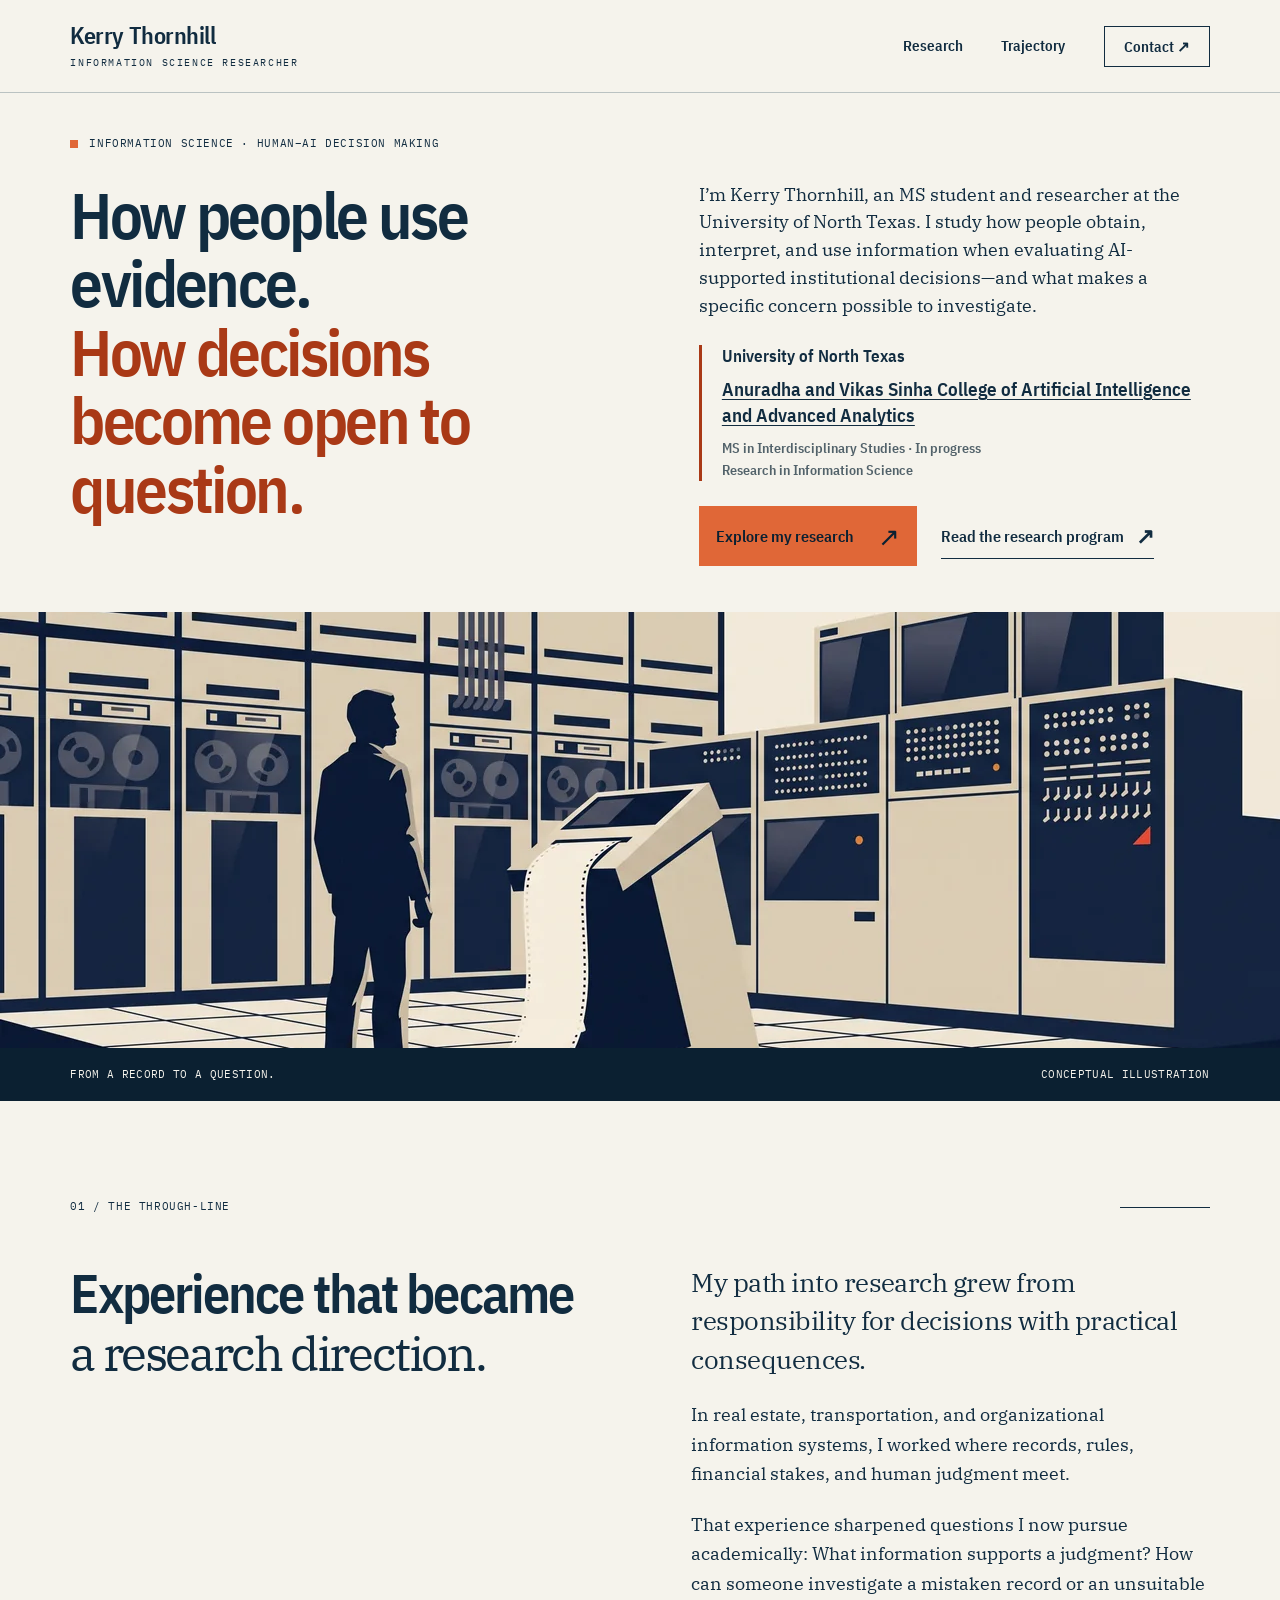
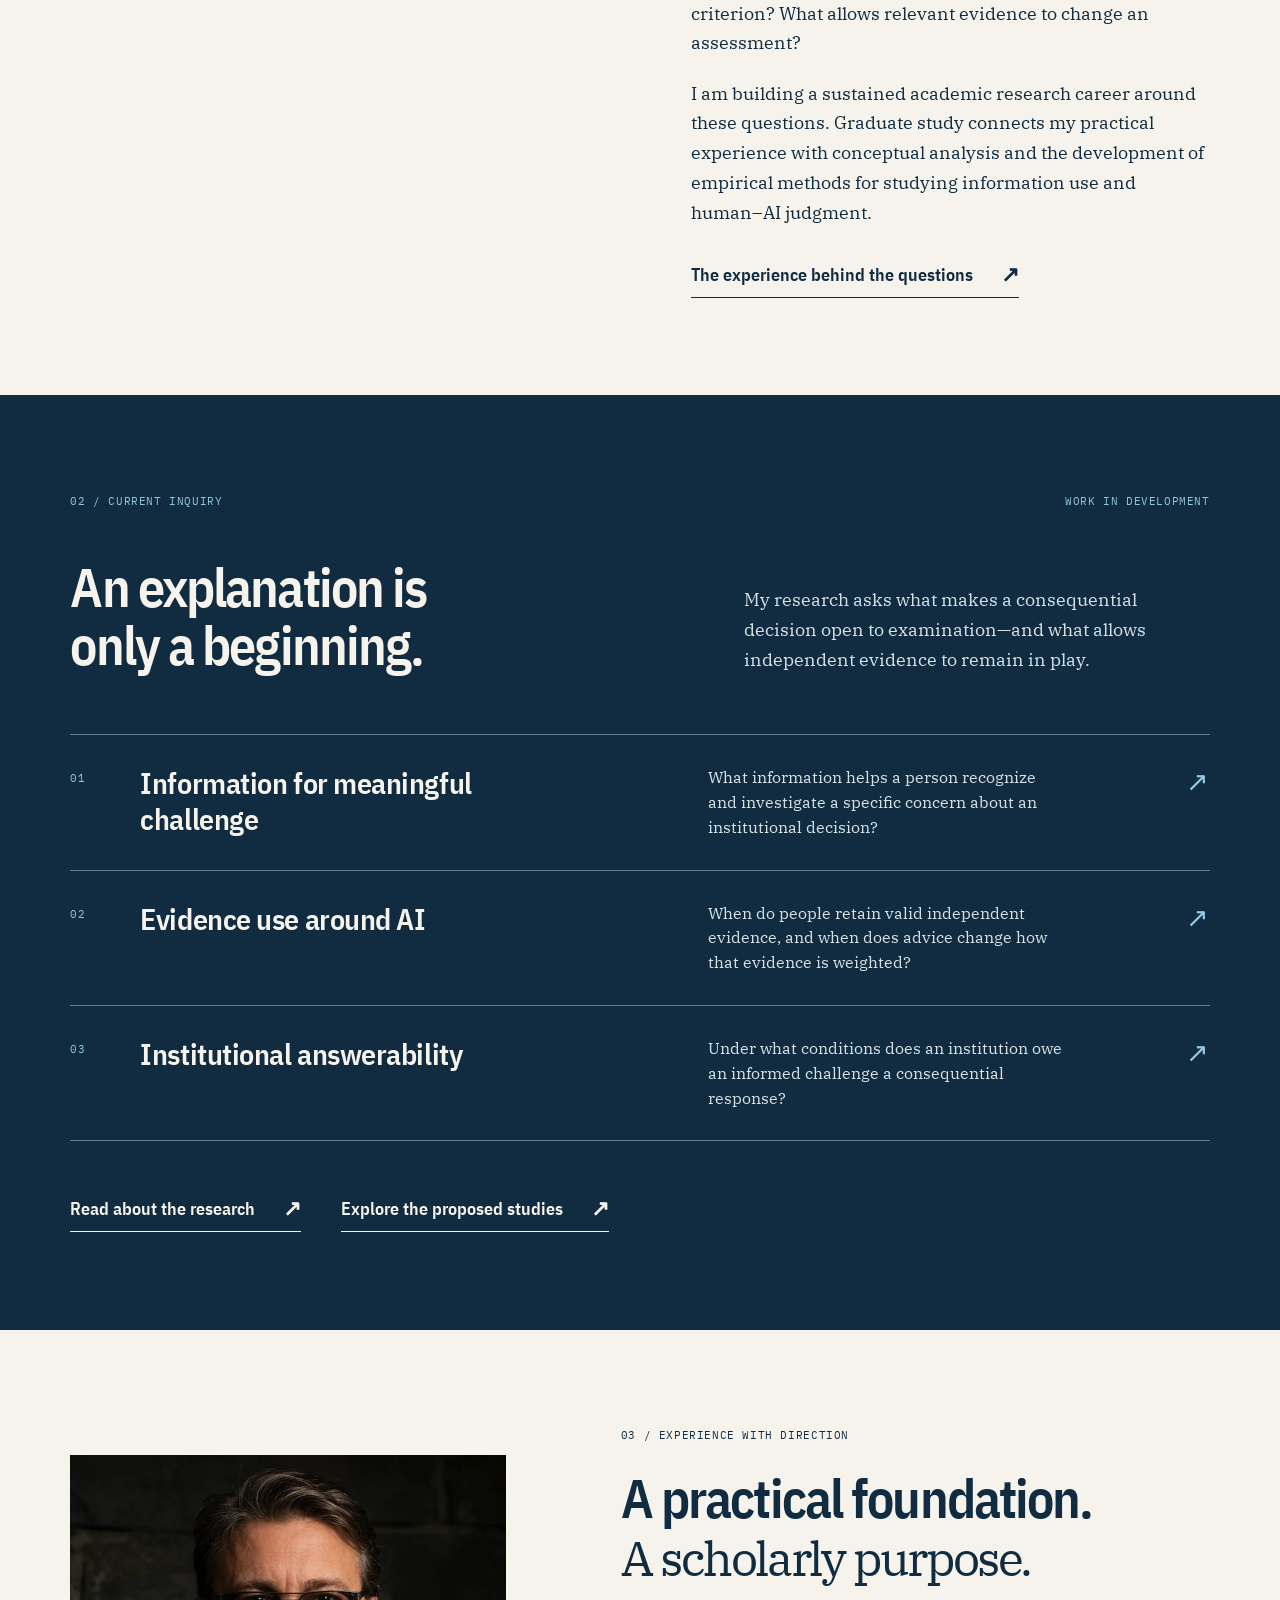
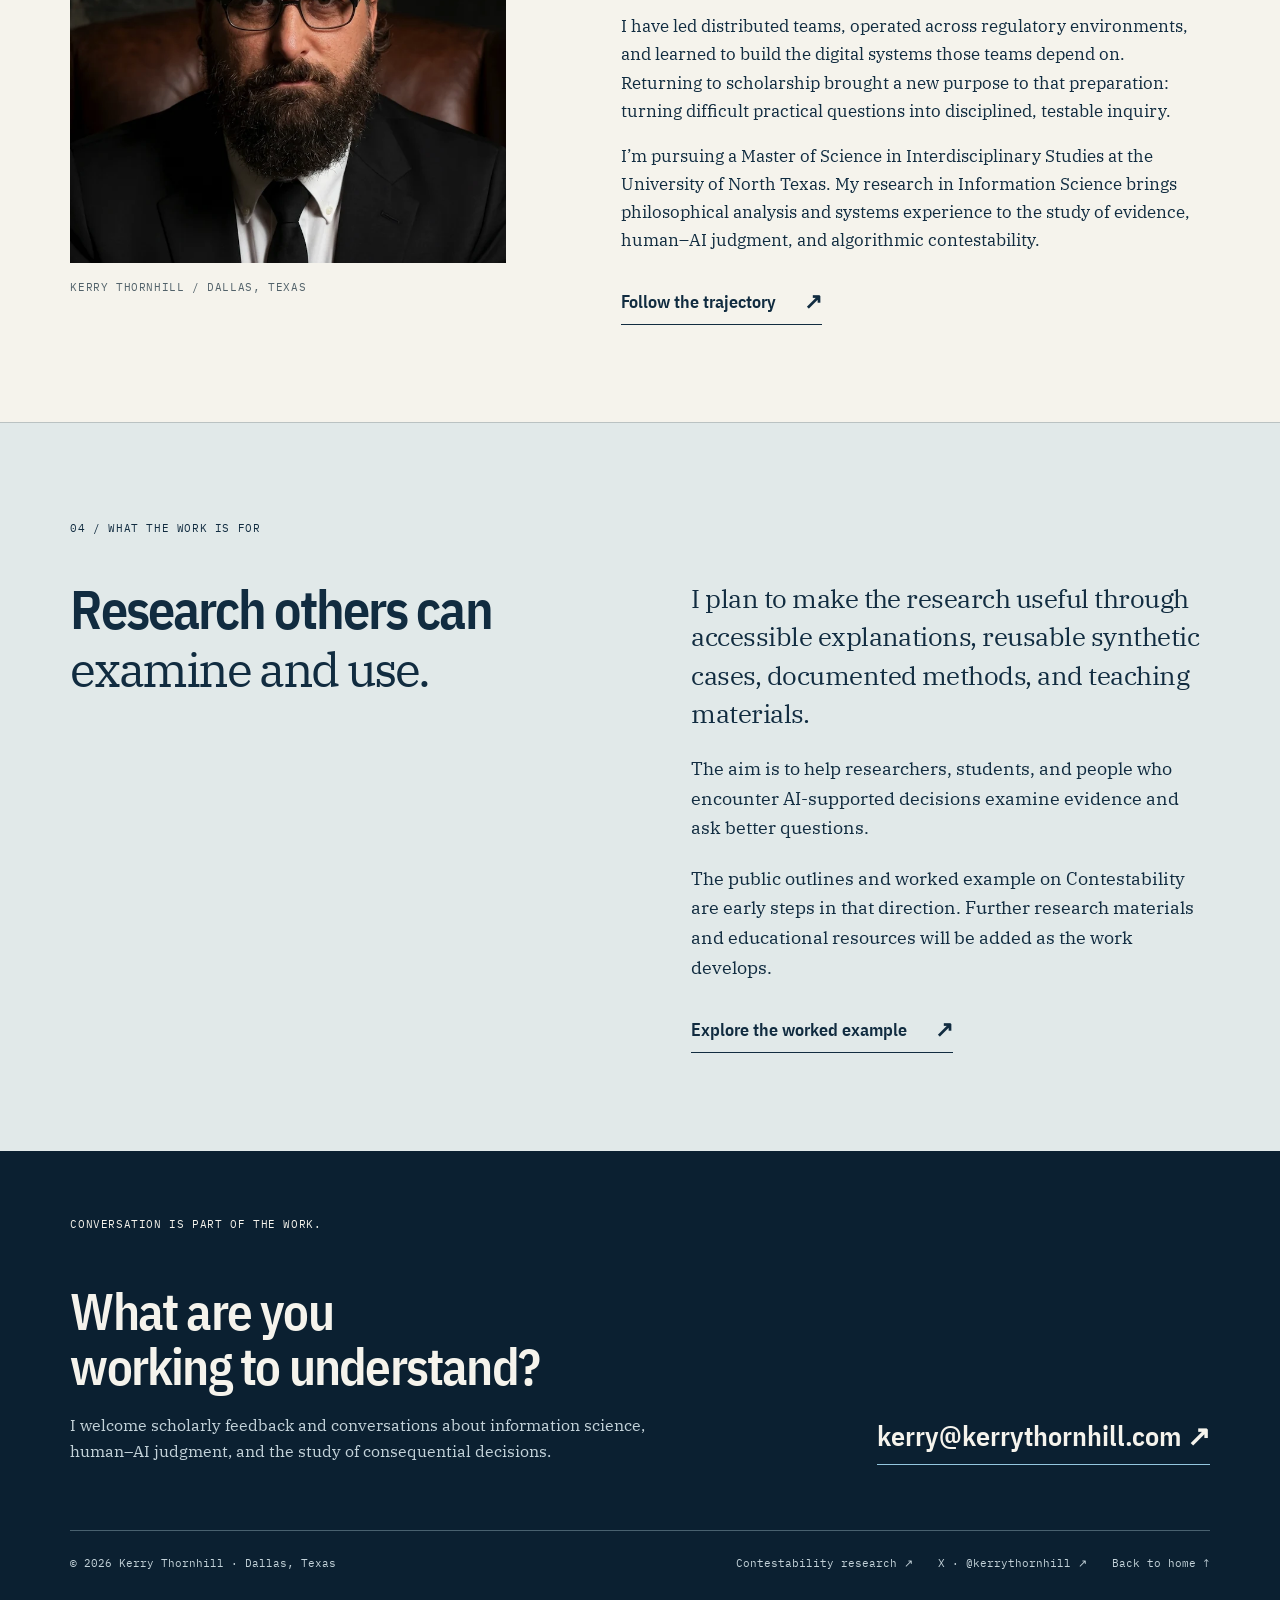
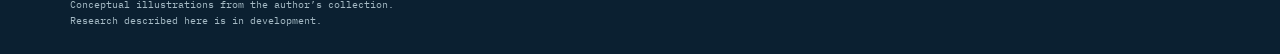
<file: preview/index.html>
<!doctype html><html lang="en"><head><meta charset="utf-8"><meta name="viewport" content="width=device-width, initial-scale=1"><meta name="robots" content="noindex,nofollow"><title>Kerry Thornhill — Information Science &amp; Human–AI Decision Making</title><meta name="description" content="Kerry Thornhill is an MS student at UNT researching information use, human–AI judgment, and algorithmic contestability."><link rel="icon" href="../theme/assets/favicon.svg"><link rel="stylesheet" href="../theme/assets/site.css"></head><body class="personal-site"><a class="skip-link" href="#main">Skip to content</a>
<header class="site-header"><div class="header-inner wrap"><a class="wordmark" href="index.html" aria-label="Kerry Thornhill, home">Kerry Thornhill<small>Information Science researcher</small></a><nav class="site-nav" aria-label="Main navigation"><a href="research.html" data-route="research">Research</a><a href="trajectory.html" data-route="trajectory">Trajectory</a><a class="contact-link" href="#contact">Contact <span aria-hidden="true">↗</span></a></nav></div></header>
<main id="main">
  <section class="hero hero-academic" aria-labelledby="hero-title">
    <div class="hero-copy wrap">
      <p class="eyebrow"><span class="signal" aria-hidden="true"></span> Information Science · Human–AI Decision Making</p>
      <div class="academic-hero-grid">
        <h1 id="hero-title">How people use evidence.<br><span>How decisions become open to question.</span></h1>
        <div class="academic-hero-details"><p class="hero-introduction">I’m Kerry Thornhill, an MS student and researcher at the University of North Texas. I study how people obtain, interpret, and use information when evaluating AI-supported institutional decisions—and what makes a specific concern possible to investigate.</p>
        <div class="academic-affiliation" aria-label="Academic affiliation"><p class="affiliation-university">University of North Texas</p><p class="affiliation-college"><a href="https://ci.unt.edu/">Anuradha and Vikas Sinha College of Artificial Intelligence and Advanced Analytics</a></p><p class="affiliation-degree">MS in Interdisciplinary Studies · In progress<br>Research in Information Science</p></div>
        <div class="hero-actions"><a class="button" href="research.html">Explore my research <span aria-hidden="true">↗</span></a><a class="text-link" href="https://contestability.ai/">Read the research program <span aria-hidden="true">↗</span></a></div></div>
      </div>
    </div>
    <figure class="hero-art"><img src="../theme/assets/evidence-1920.webp" srcset="../theme/assets/evidence-640.webp 640w, ../theme/assets/evidence-1280.webp 1280w, ../theme/assets/evidence-1920.webp 1920w" sizes="100vw" width="1920" height="1072" alt="" loading="lazy"><figcaption class="wrap"><span>From a record to a question.</span><span>Conceptual illustration</span></figcaption></figure>
  </section>
  <section class="intro section wrap" aria-labelledby="intro-title">
    <div class="section-label"><span>01 / The through-line</span><span class="small-rule" aria-hidden="true"></span></div>
    <div class="intro-grid"><h2 id="intro-title">Experience that became<br><em>a research direction.</em></h2><div class="prose"><p class="lead">My path into research grew from responsibility for decisions with practical consequences.</p><p>In real estate, transportation, and organizational information systems, I worked where records, rules, financial stakes, and human judgment meet.</p><p>That experience sharpened questions I now pursue academically: What information supports a judgment? How can someone investigate a mistaken record or an unsuitable criterion? What allows relevant evidence to change an assessment?</p><p>I am building a sustained academic research career around these questions. Graduate study connects my practical experience with conceptual analysis and the development of empirical methods for studying information use and human–AI judgment.</p><a class="text-link" href="trajectory.html">The experience behind the questions <span aria-hidden="true">↗</span></a></div></div>
  </section>
  <section class="research-band" aria-labelledby="research-title"><div class="wrap section">
    <div class="section-label"><span>02 / Current inquiry</span><span>Work in development</span></div>
    <div class="feature-heading"><h2 id="research-title">An explanation is<br>only a beginning.</h2><p>My research asks what makes a consequential decision open to examination—and what allows independent evidence to remain in play.</p></div>
    <div class="inquiry-list">
      <a href="research.html#contestability"><span class="index">01</span><h3>Information for meaningful challenge</h3><p>What information helps a person recognize and investigate a specific concern about an institutional decision?</p><span class="arrow" aria-hidden="true">↗</span></a>
      <a href="research.html#judgment"><span class="index">02</span><h3>Evidence use around AI</h3><p>When do people retain valid independent evidence, and when does advice change how that evidence is weighted?</p><span class="arrow" aria-hidden="true">↗</span></a>
      <a href="research.html#answerability"><span class="index">03</span><h3>Institutional answerability</h3><p>Under what conditions does an institution owe an informed challenge a consequential response?</p><span class="arrow" aria-hidden="true">↗</span></a>
    </div>
    <div class="research-actions"><a class="text-link light-link" href="research.html">Read about the research <span aria-hidden="true">↗</span></a><a class="text-link light-link" href="https://contestability.ai/research-plan/">Explore the proposed studies <span aria-hidden="true">↗</span></a></div>
  </div></section>
  <section class="section wrap portrait-section" aria-labelledby="trajectory-title">
    <figure class="portrait"><img src="../theme/assets/portrait-800.webp" width="736" height="691" alt="Kerry Thornhill seated in a brown leather chair" loading="lazy"><figcaption>Kerry Thornhill / Dallas, Texas</figcaption></figure>
    <div class="portrait-copy"><p class="eyebrow">03 / Experience with direction</p><h2 id="trajectory-title">A practical foundation.<br><em>A scholarly purpose.</em></h2><p>I have led distributed teams, operated across regulatory environments, and learned to build the digital systems those teams depend on. Returning to scholarship brought a new purpose to that preparation: turning difficult practical questions into disciplined, testable inquiry.</p><p>I’m pursuing a Master of Science in Interdisciplinary Studies at the University of North Texas. My research in Information Science brings philosophical analysis and systems experience to the study of evidence, human–AI judgment, and algorithmic contestability.</p><a class="text-link" href="trajectory.html">Follow the trajectory <span aria-hidden="true">↗</span></a></div>
  </section>
  <section class="direction section" aria-labelledby="direction-title"><div class="wrap">
    <p class="eyebrow">04 / What the work is for</p><div class="direction-grid"><h2 id="direction-title">Research others can<br><em>examine and use.</em></h2><div class="prose"><p class="lead">I plan to make the research useful through accessible explanations, reusable synthetic cases, documented methods, and teaching materials.</p><p>The aim is to help researchers, students, and people who encounter AI-supported decisions examine evidence and ask better questions.</p><p>The public outlines and worked example on Contestability are early steps in that direction. Further research materials and educational resources will be added as the work develops.</p><a class="text-link" href="https://contestability.ai/worked-example/">Explore the worked example <span aria-hidden="true">↗</span></a></div></div>
  </div></section>
</main>
<footer class="site-footer" id="contact"><div class="wrap"><div class="footer-main"><div><p class="eyebrow">Conversation is part of the work.</p><p class="footer-title">What are you<br>working to understand?</p><p>I welcome scholarly feedback and conversations about information science, human–AI judgment, and the study of consequential decisions.</p></div><a class="footer-email" href="mailto:kerry@kerrythornhill.com">kerry@kerrythornhill.com <span aria-hidden="true">↗</span></a></div><div class="footer-bottom"><span>© 2026 Kerry Thornhill · Dallas, Texas</span><nav aria-label="Related work"><a href="https://contestability.ai/">Contestability research ↗</a><a href="https://x.com/kerrythornhill" rel="me">X · @kerrythornhill ↗</a><a href="index.html">Back to home ↑</a></nav></div><p class="footer-note">Conceptual illustrations from the author’s collection. Research described here is in development.</p></div></footer>
</body></html>
</file>
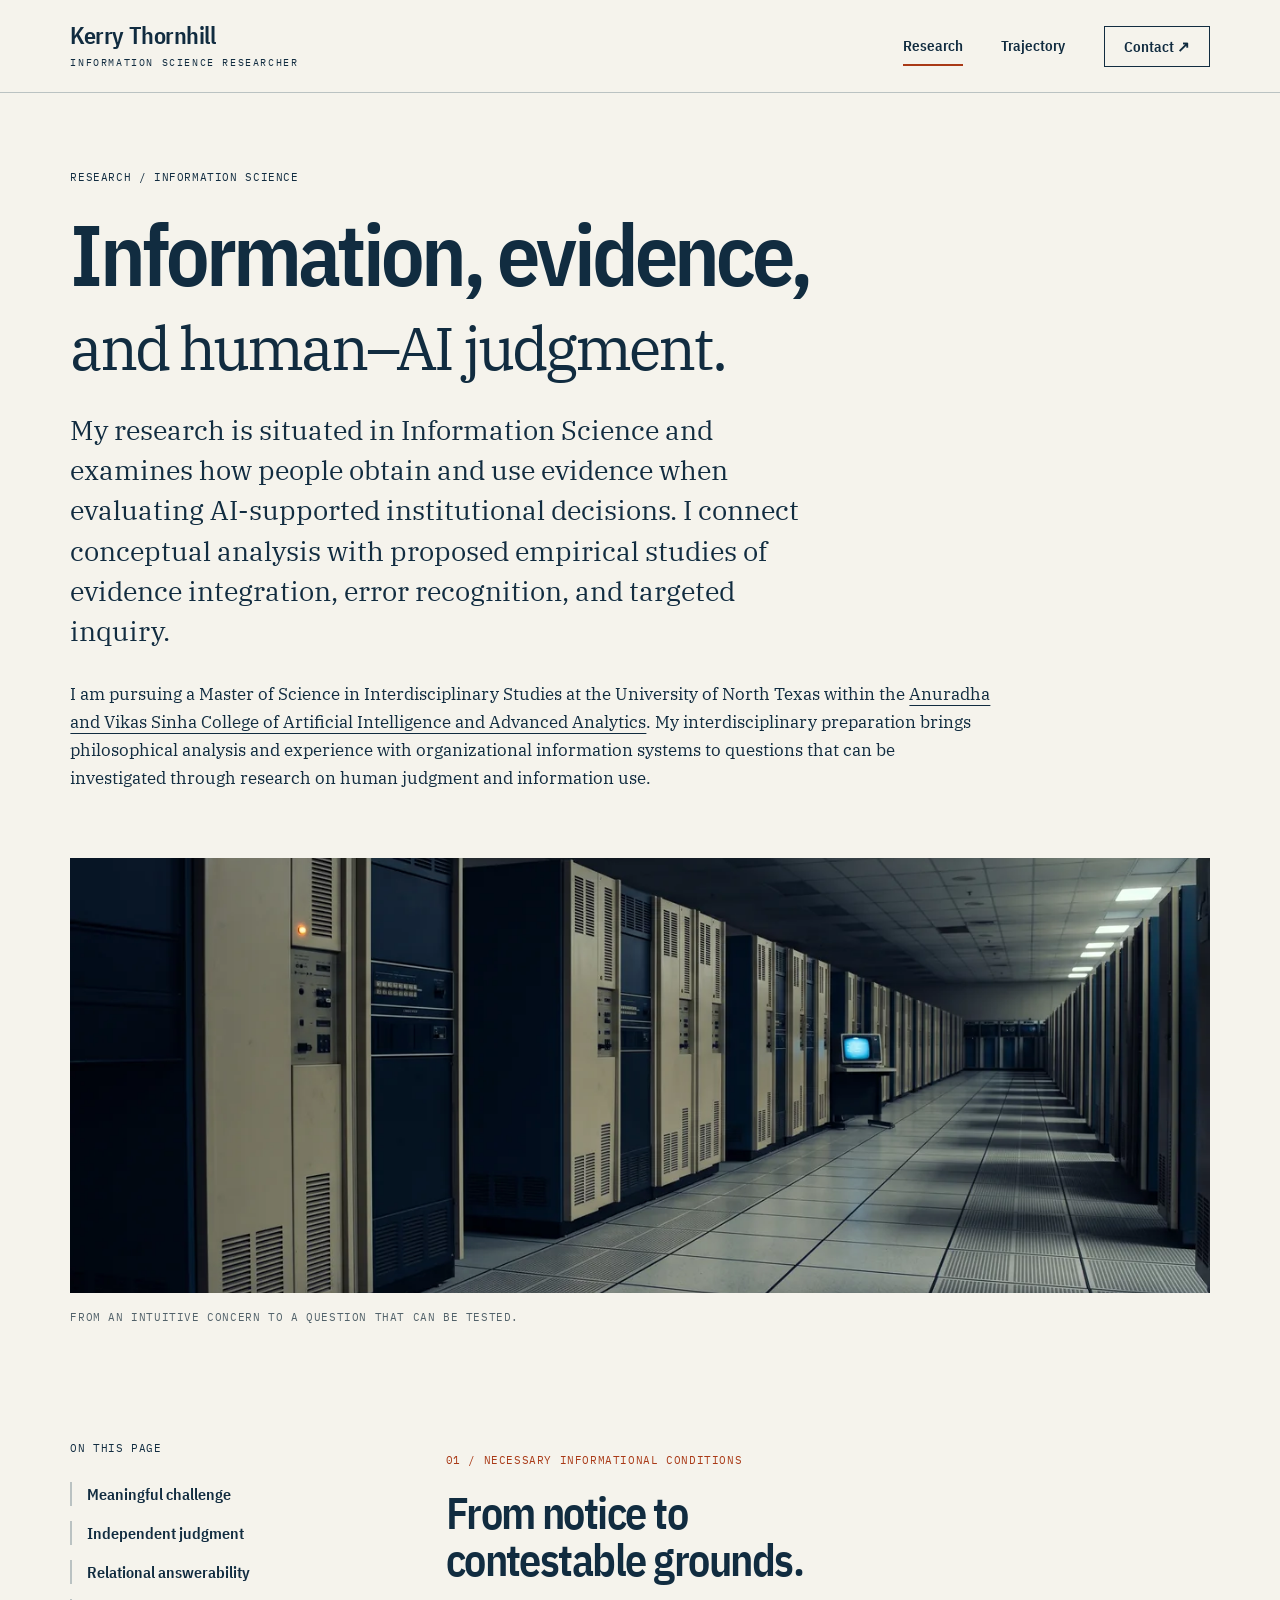
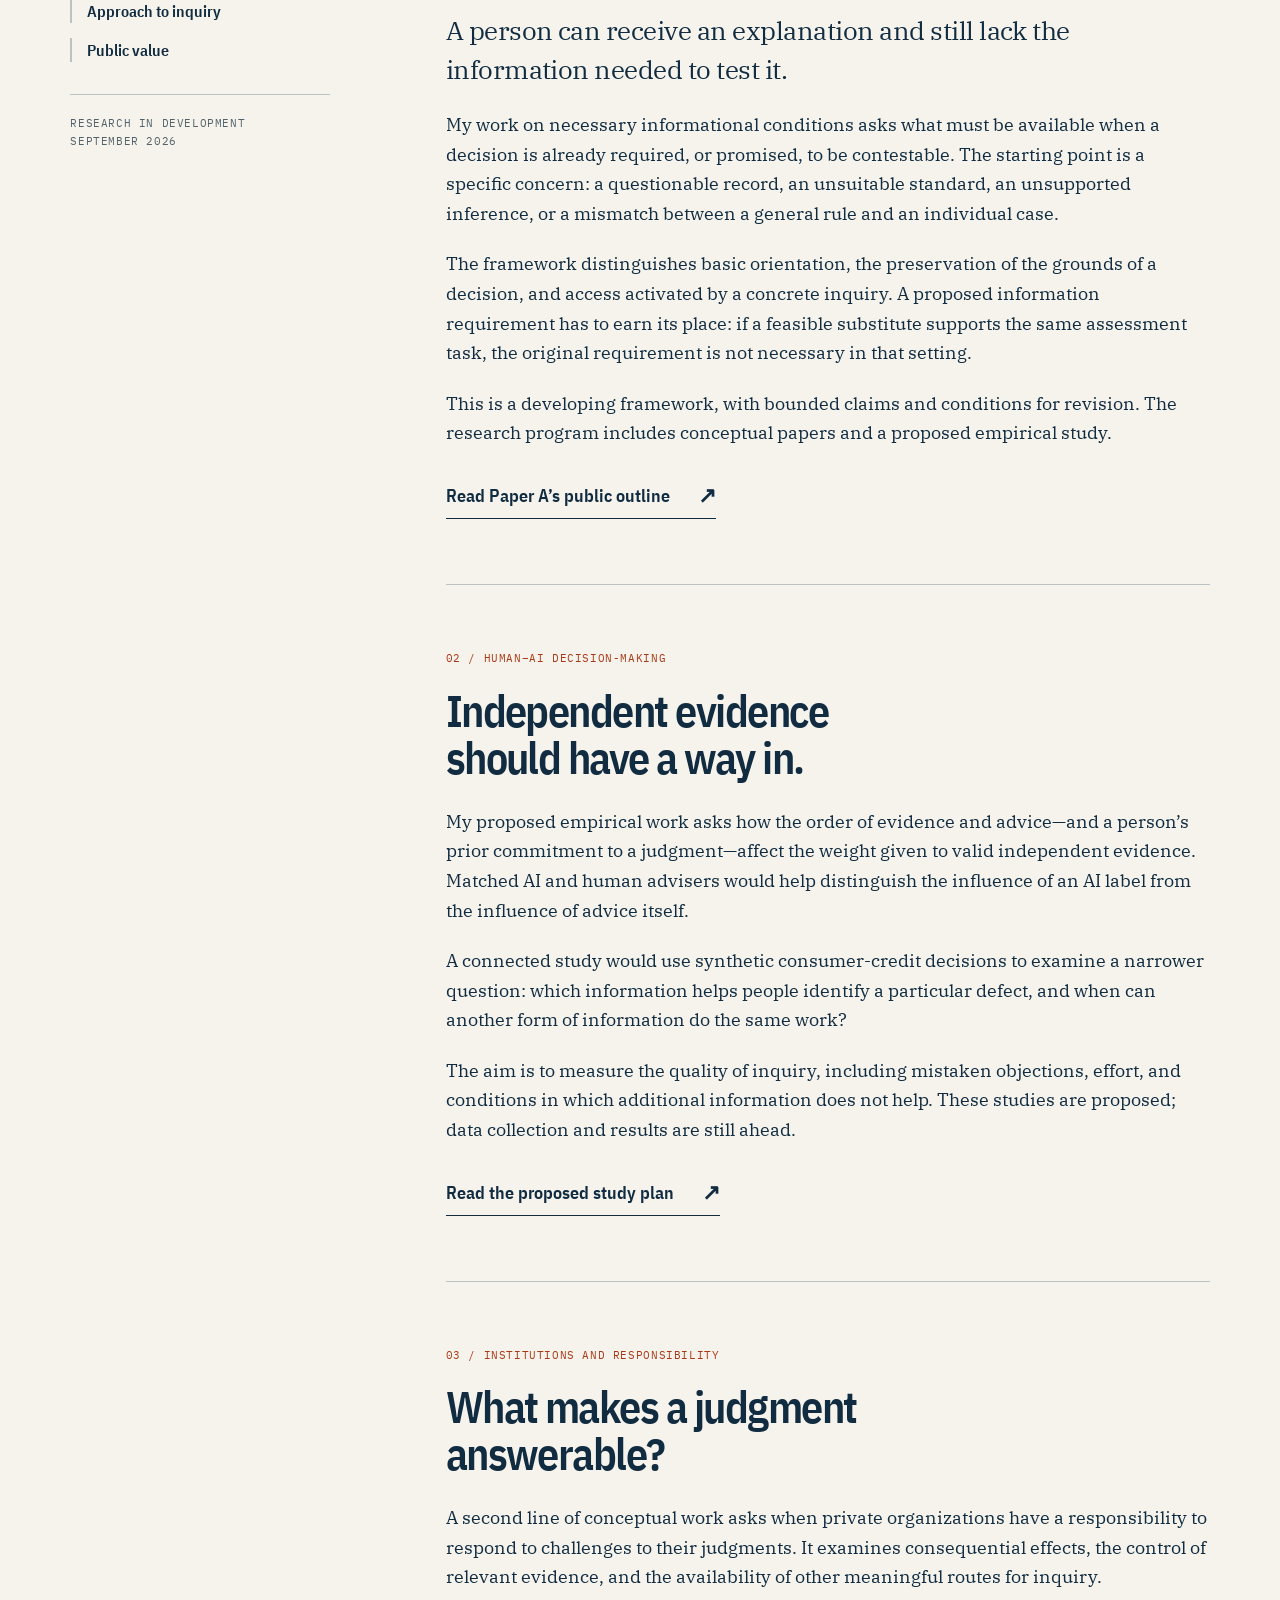
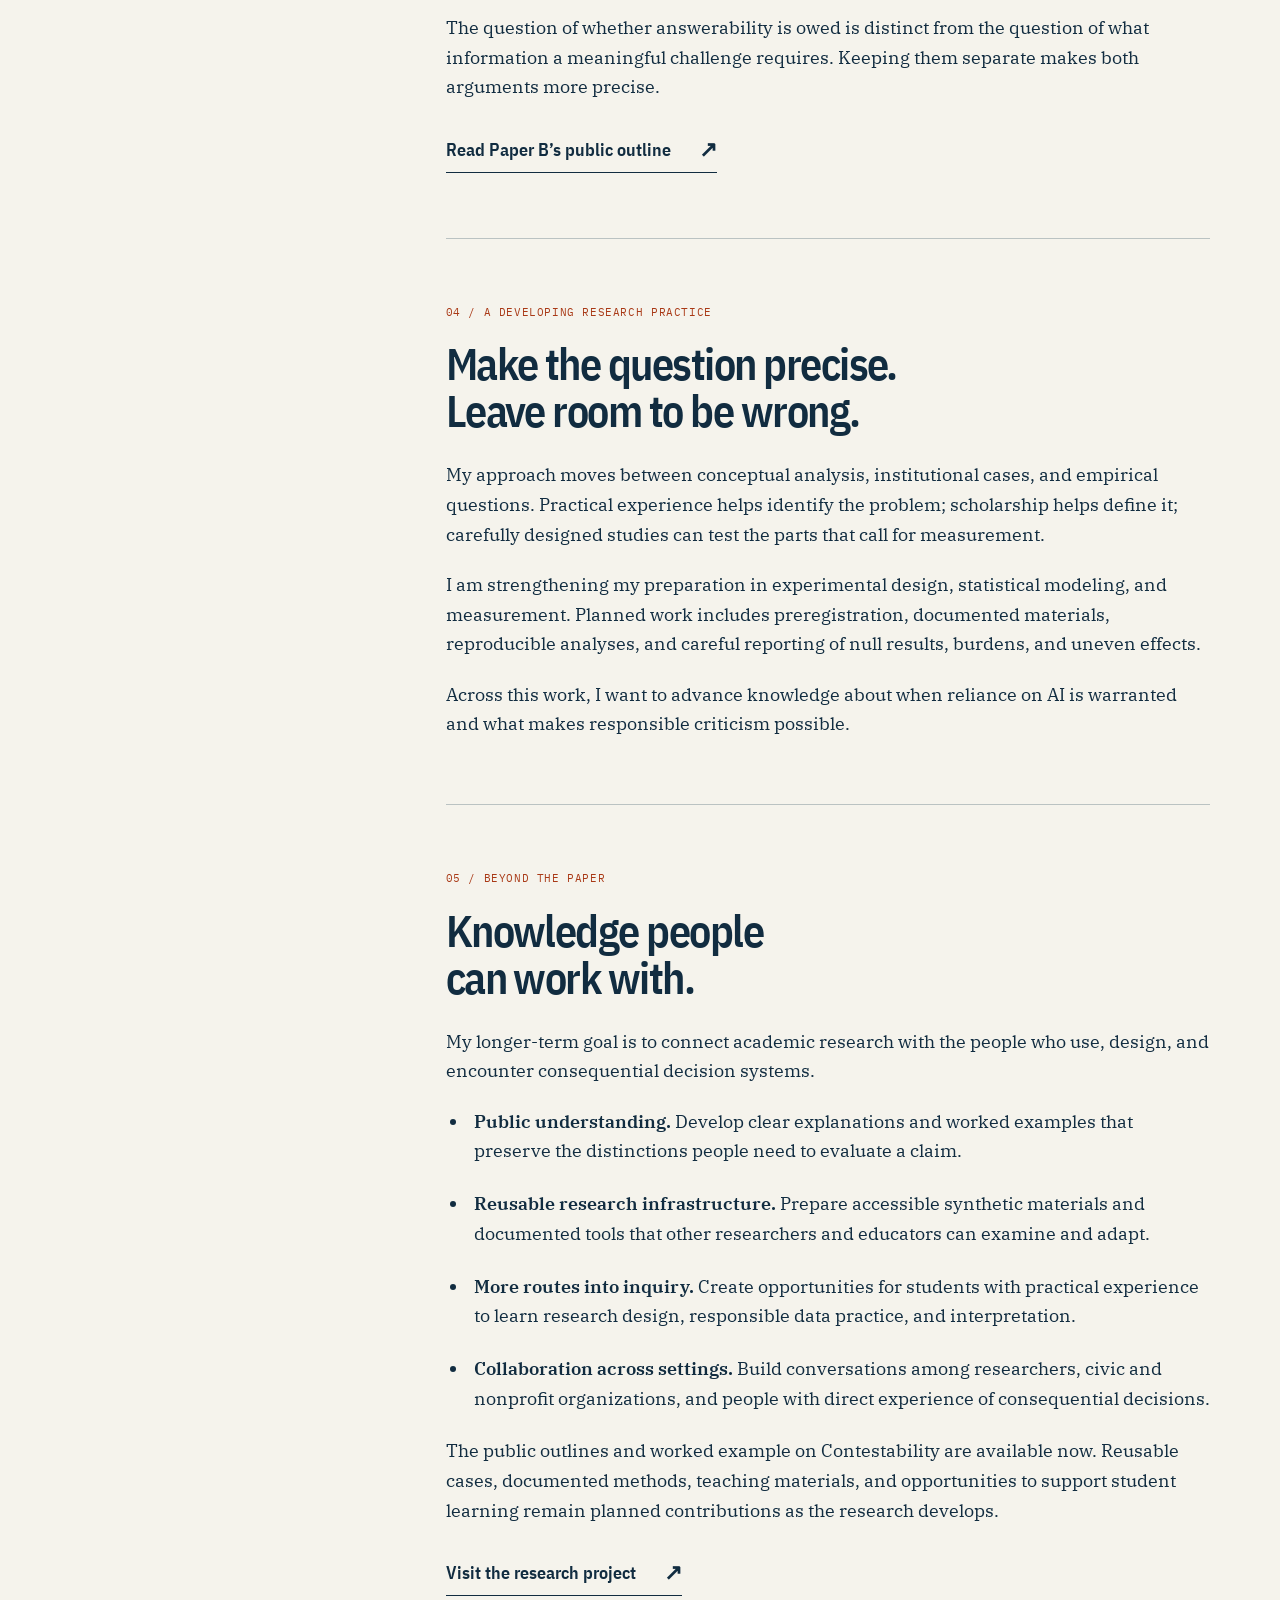
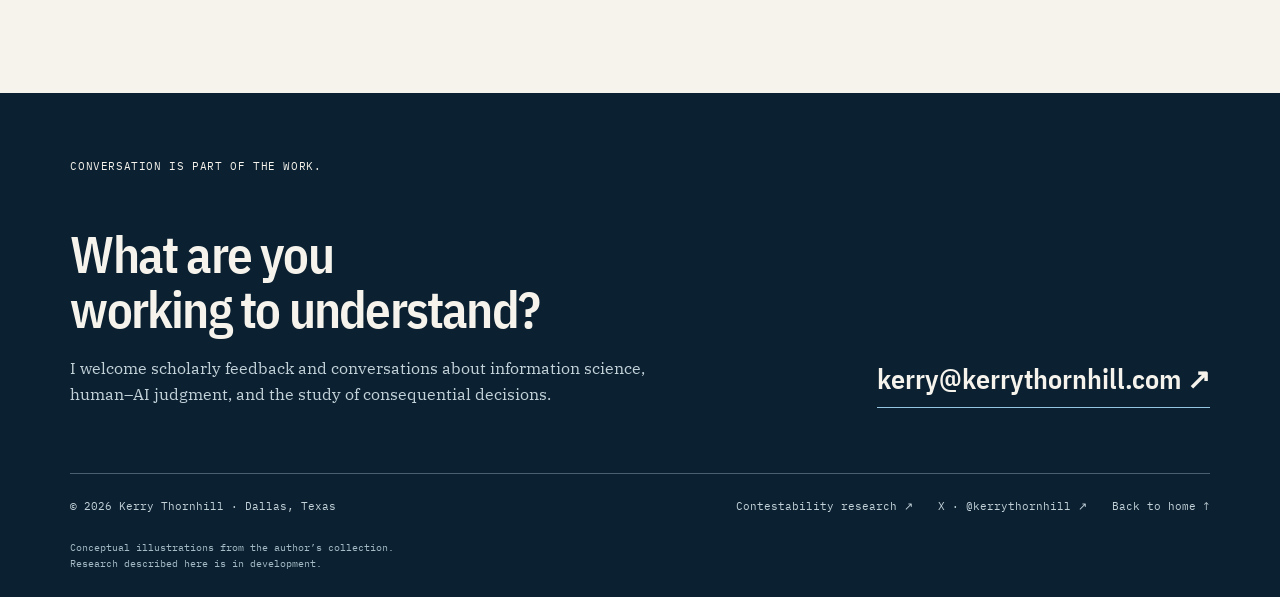
<file: preview/research.html>
<!doctype html><html lang="en"><head><meta charset="utf-8"><meta name="viewport" content="width=device-width, initial-scale=1"><meta name="robots" content="noindex,nofollow"><title>Research — Kerry Thornhill</title><meta name="description" content="Research on evidence, human judgment, and the information people need to investigate AI-supported institutional decisions."><link rel="icon" href="../theme/assets/favicon.svg"><link rel="stylesheet" href="../theme/assets/site.css"></head><body class="personal-site"><a class="skip-link" href="#main">Skip to content</a>
<header class="site-header"><div class="header-inner wrap"><a class="wordmark" href="index.html" aria-label="Kerry Thornhill, home">Kerry Thornhill<small>Information Science researcher</small></a><nav class="site-nav" aria-label="Main navigation"><a href="research.html" data-route="research" aria-current="page">Research</a><a href="trajectory.html" data-route="trajectory">Trajectory</a><a class="contact-link" href="#contact">Contact <span aria-hidden="true">↗</span></a></nav></div></header>
<main id="main">
  <header class="page-hero wrap"><p class="eyebrow">Research / Information Science</p><h1>Information, evidence,<br><em>and human–AI judgment.</em></h1><p class="deck">My research is situated in Information Science and examines how people obtain and use evidence when evaluating AI-supported institutional decisions. I connect conceptual analysis with proposed empirical studies of evidence integration, error recognition, and targeted inquiry.</p><div class="research-context prose"><p>I am pursuing a Master of Science in Interdisciplinary Studies at the University of North Texas within the <a href="https://ci.unt.edu/">Anuradha and Vikas Sinha College of Artificial Intelligence and Advanced Analytics</a>. My interdisciplinary preparation brings philosophical analysis and experience with organizational information systems to questions that can be investigated through research on human judgment and information use.</p></div></header>
  <figure class="wide-art wrap"><img src="../theme/assets/machineroom-1920.webp" srcset="../theme/assets/machineroom-640.webp 640w, ../theme/assets/machineroom-1280.webp 1280w, ../theme/assets/machineroom-1920.webp 1920w" sizes="92vw" width="1920" height="1072" alt="" fetchpriority="high"><figcaption>From an intuitive concern to a question that can be tested.</figcaption></figure>
  <div class="article-layout wrap section"><aside class="contents"><p class="eyebrow">On this page</p><nav aria-label="Research sections"><a href="#contestability">Meaningful challenge</a><a href="#judgment">Independent judgment</a><a href="#answerability">Relational answerability</a><a href="#method">Approach to inquiry</a><a href="#public-value">Public value</a></nav><p class="status">Research in development<br>September 2026</p></aside>
  <article class="prose reading">
    <section id="contestability"><p class="eyebrow">01 / Necessary informational conditions</p><h2>From notice to<br>contestable grounds.</h2><p class="lead">A person can receive an explanation and still lack the information needed to test it.</p><p>My work on necessary informational conditions asks what must be available when a decision is already required, or promised, to be contestable. The starting point is a specific concern: a questionable record, an unsuitable standard, an unsupported inference, or a mismatch between a general rule and an individual case.</p><p>The framework distinguishes basic orientation, the preservation of the grounds of a decision, and access activated by a concrete inquiry. A proposed information requirement has to earn its place: if a feasible substitute supports the same assessment task, the original requirement is not necessary in that setting.</p><p>This is a developing framework, with bounded claims and conditions for revision. The research program includes conceptual papers and a proposed empirical study.</p><a class="text-link" href="https://contestability.ai/paper-a/">Read Paper A’s public outline <span aria-hidden="true">↗</span></a></section>
    <section id="judgment"><p class="eyebrow">02 / Human–AI decision-making</p><h2>Independent evidence<br>should have a way in.</h2><p>My proposed empirical work asks how the order of evidence and advice—and a person’s prior commitment to a judgment—affect the weight given to valid independent evidence. Matched AI and human advisers would help distinguish the influence of an AI label from the influence of advice itself.</p><p>A connected study would use synthetic consumer-credit decisions to examine a narrower question: which information helps people identify a particular defect, and when can another form of information do the same work?</p><p>The aim is to measure the quality of inquiry, including mistaken objections, effort, and conditions in which additional information does not help. These studies are proposed; data collection and results are still ahead.</p><a class="text-link" href="https://contestability.ai/research-plan/">Read the proposed study plan <span aria-hidden="true">↗</span></a></section>
    <section id="answerability"><p class="eyebrow">03 / Institutions and responsibility</p><h2>What makes a judgment<br>answerable?</h2><p>A second line of conceptual work asks when private organizations have a responsibility to respond to challenges to their judgments. It examines consequential effects, the control of relevant evidence, and the availability of other meaningful routes for inquiry.</p><p>The question of whether answerability is owed is distinct from the question of what information a meaningful challenge requires. Keeping them separate makes both arguments more precise.</p><a class="text-link" href="https://contestability.ai/paper-b/">Read Paper B’s public outline <span aria-hidden="true">↗</span></a></section>
    <section id="method"><p class="eyebrow">04 / A developing research practice</p><h2>Make the question precise.<br>Leave room to be wrong.</h2><p>My approach moves between conceptual analysis, institutional cases, and empirical questions. Practical experience helps identify the problem; scholarship helps define it; carefully designed studies can test the parts that call for measurement.</p><p>I am strengthening my preparation in experimental design, statistical modeling, and measurement. Planned work includes preregistration, documented materials, reproducible analyses, and careful reporting of null results, burdens, and uneven effects.</p><p>Across this work, I want to advance knowledge about when reliance on AI is warranted and what makes responsible criticism possible.</p></section>
    <section id="public-value"><p class="eyebrow">05 / Beyond the paper</p><h2>Knowledge people<br>can work with.</h2><p>My longer-term goal is to connect academic research with the people who use, design, and encounter consequential decision systems.</p><ul class="commitments"><li><strong>Public understanding.</strong> Develop clear explanations and worked examples that preserve the distinctions people need to evaluate a claim.</li><li><strong>Reusable research infrastructure.</strong> Prepare accessible synthetic materials and documented tools that other researchers and educators can examine and adapt.</li><li><strong>More routes into inquiry.</strong> Create opportunities for students with practical experience to learn research design, responsible data practice, and interpretation.</li><li><strong>Collaboration across settings.</strong> Build conversations among researchers, civic and nonprofit organizations, and people with direct experience of consequential decisions.</li></ul><p>The public outlines and worked example on Contestability are available now. Reusable cases, documented methods, teaching materials, and opportunities to support student learning remain planned contributions as the research develops.</p><a class="text-link" href="https://contestability.ai/">Visit the research project <span aria-hidden="true">↗</span></a></section>
  </article></div>
</main>
<footer class="site-footer" id="contact"><div class="wrap"><div class="footer-main"><div><p class="eyebrow">Conversation is part of the work.</p><p class="footer-title">What are you<br>working to understand?</p><p>I welcome scholarly feedback and conversations about information science, human–AI judgment, and the study of consequential decisions.</p></div><a class="footer-email" href="mailto:kerry@kerrythornhill.com">kerry@kerrythornhill.com <span aria-hidden="true">↗</span></a></div><div class="footer-bottom"><span>© 2026 Kerry Thornhill · Dallas, Texas</span><nav aria-label="Related work"><a href="https://contestability.ai/">Contestability research ↗</a><a href="https://x.com/kerrythornhill" rel="me">X · @kerrythornhill ↗</a><a href="index.html">Back to home ↑</a></nav></div><p class="footer-note">Conceptual illustrations from the author’s collection. Research described here is in development.</p></div></footer>
</body></html>
</file>
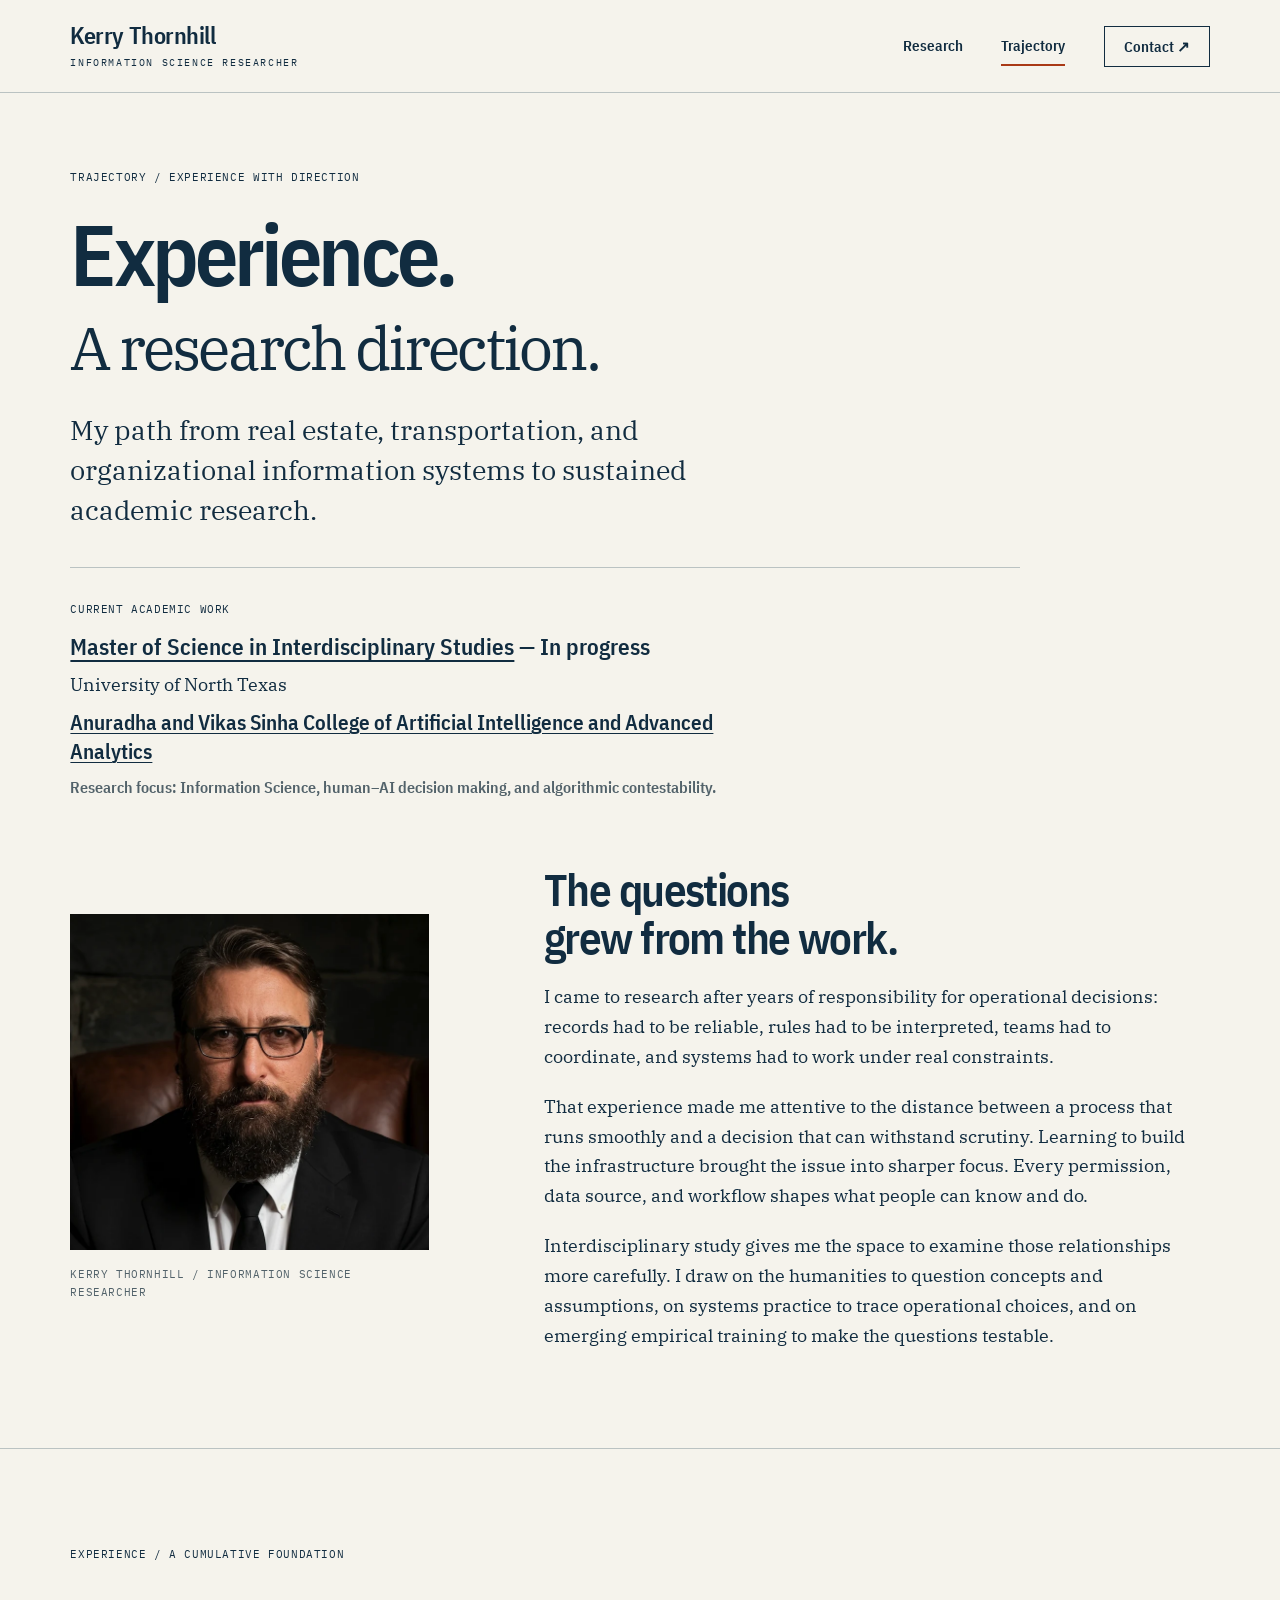
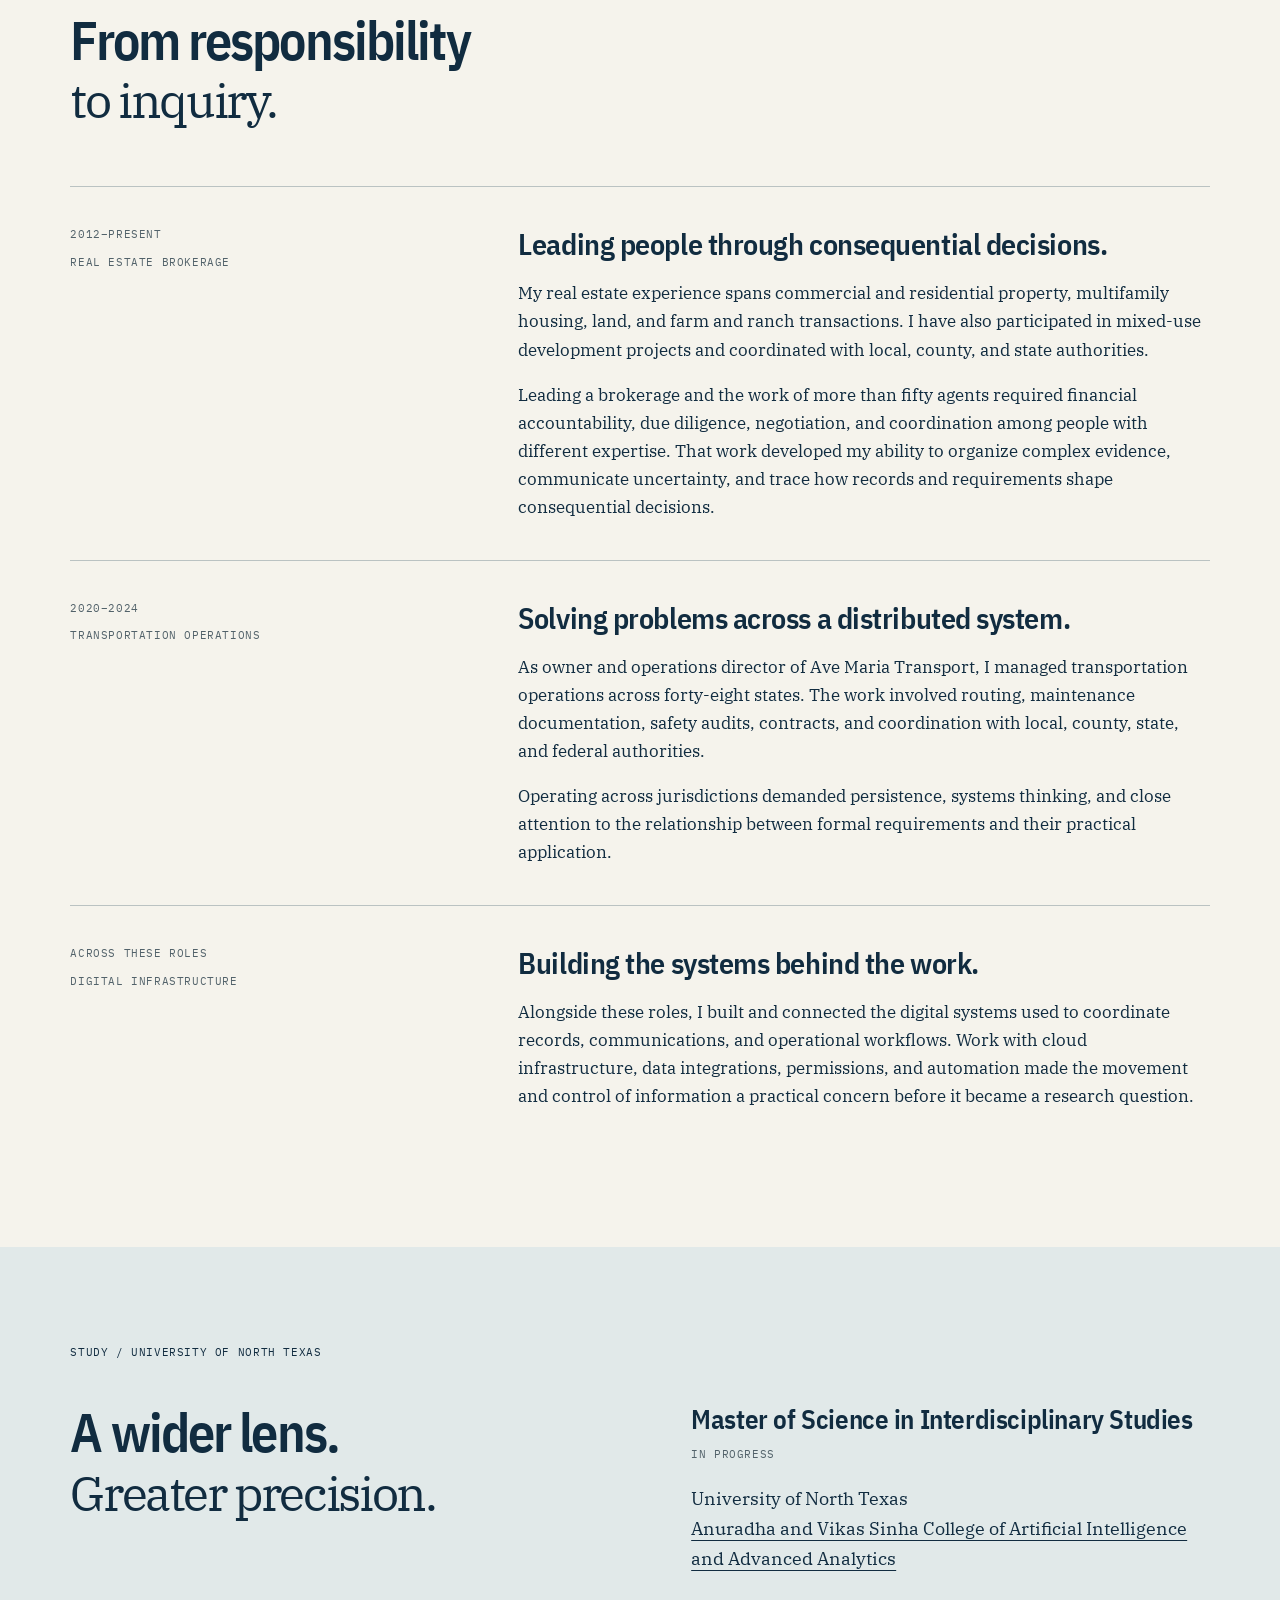
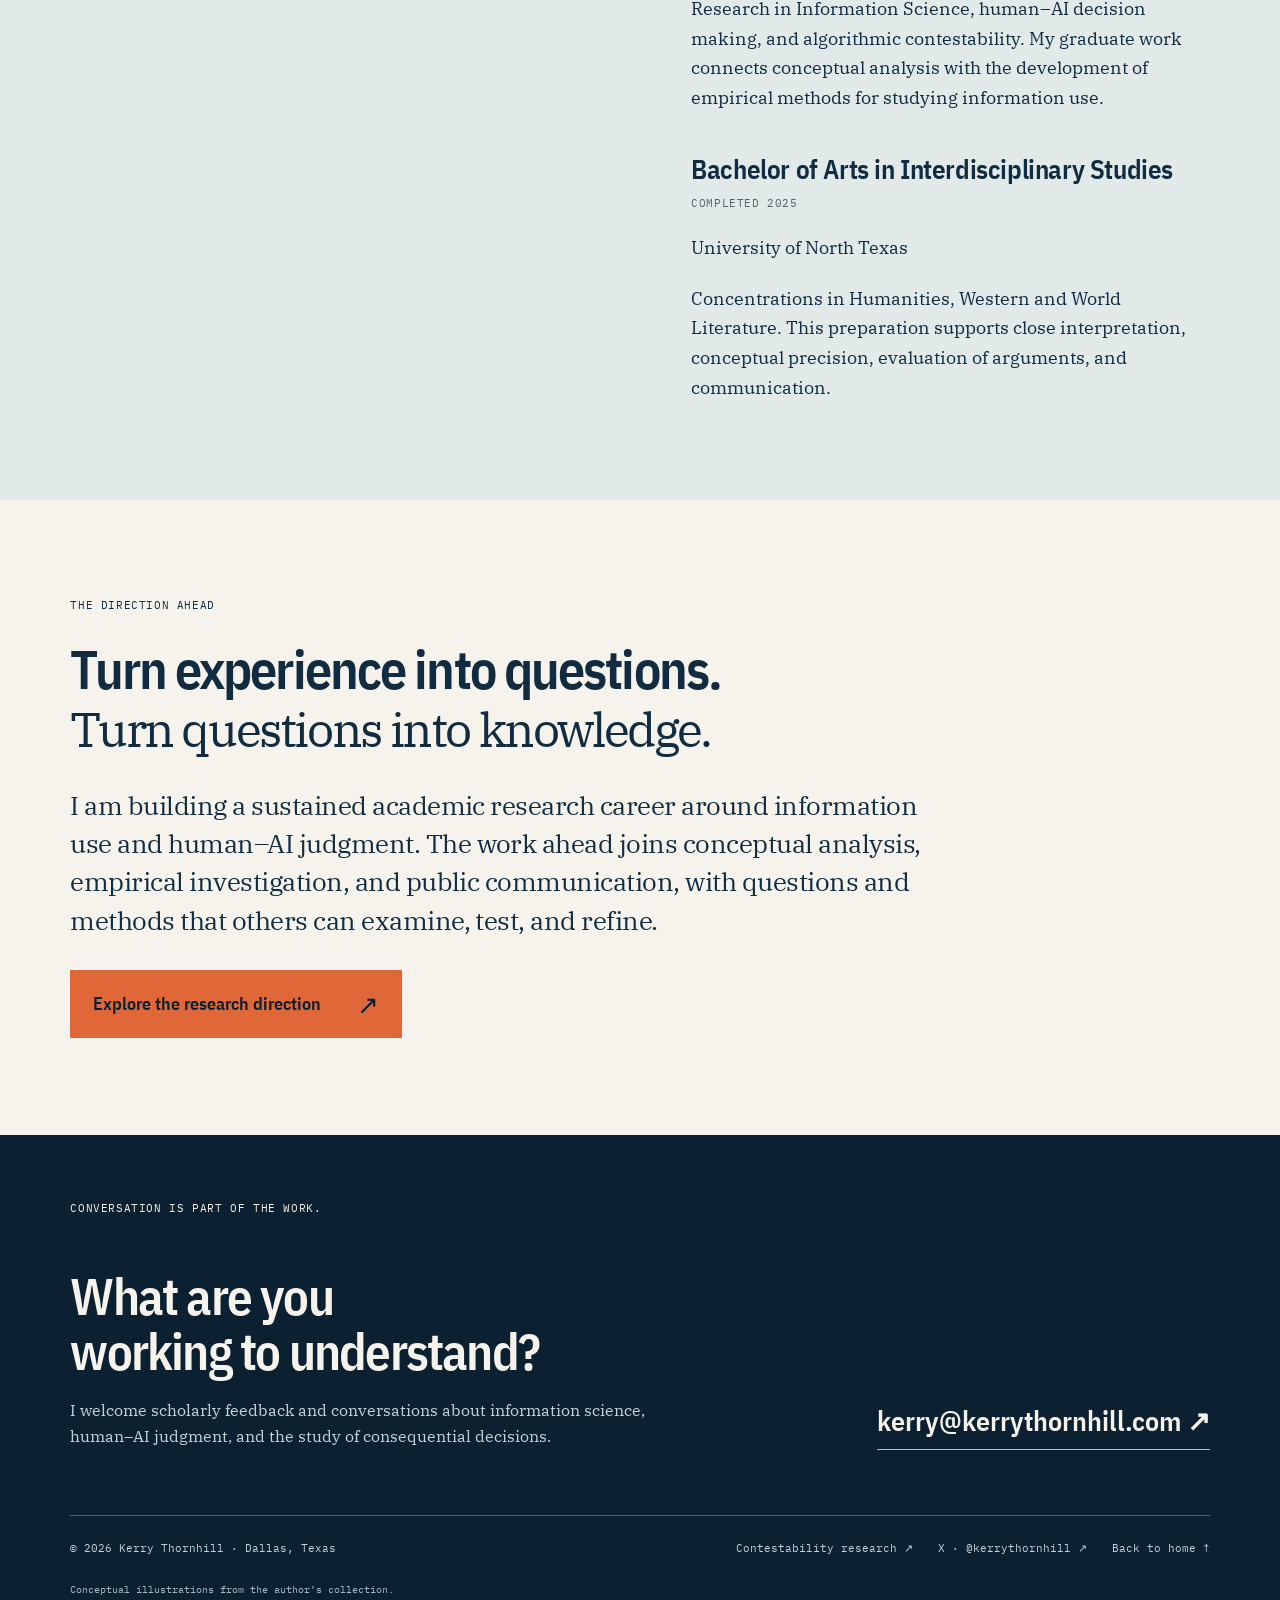
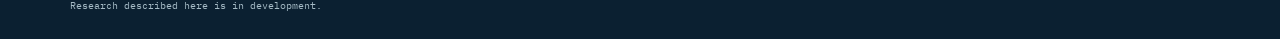
<file: preview/trajectory.html>
<!doctype html><html lang="en"><head><meta charset="utf-8"><meta name="viewport" content="width=device-width, initial-scale=1"><meta name="robots" content="noindex,nofollow"><title>Academic and Professional Background — Kerry Thornhill</title><meta name="description" content="Kerry Thornhill’s path from real estate, transportation, and information systems to graduate research at the University of North Texas."><link rel="icon" href="../theme/assets/favicon.svg"><link rel="stylesheet" href="../theme/assets/site.css"></head><body class="personal-site"><a class="skip-link" href="#main">Skip to content</a>
<header class="site-header"><div class="header-inner wrap"><a class="wordmark" href="index.html" aria-label="Kerry Thornhill, home">Kerry Thornhill<small>Information Science researcher</small></a><nav class="site-nav" aria-label="Main navigation"><a href="research.html" data-route="research">Research</a><a href="trajectory.html" data-route="trajectory" aria-current="page">Trajectory</a><a class="contact-link" href="#contact">Contact <span aria-hidden="true">↗</span></a></nav></div></header>
<main id="main">
  <header class="page-hero wrap"><p class="eyebrow">Trajectory / Experience with direction</p><h1>Experience.<br><em>A research direction.</em></h1><p class="deck">My path from real estate, transportation, and organizational information systems to sustained academic research.</p><section class="current-study" aria-label="Current academic work"><p class="eyebrow">Current academic work</p><p class="current-degree"><a href="https://ci.unt.edu/academic-programs/degrees.html">Master of Science in Interdisciplinary Studies</a> <span>— In progress</span></p><p>University of North Texas</p><p class="affiliation-college"><a href="https://ci.unt.edu/">Anuradha and Vikas Sinha College of Artificial Intelligence and Advanced Analytics</a></p><p class="study-focus">Research focus: Information Science, human–AI decision making, and algorithmic contestability.</p></section></header>
  <section class="wrap bio-grid section" aria-labelledby="bio-title"><figure class="portrait"><img src="../theme/assets/portrait-800.webp" width="736" height="691" alt="Kerry Thornhill" fetchpriority="high"><figcaption>Kerry Thornhill / Information Science researcher</figcaption></figure><div class="prose"><h2 id="bio-title">The questions<br>grew from the work.</h2><p>I came to research after years of responsibility for operational decisions: records had to be reliable, rules had to be interpreted, teams had to coordinate, and systems had to work under real constraints.</p><p>That experience made me attentive to the distance between a process that runs smoothly and a decision that can withstand scrutiny. Learning to build the infrastructure brought the issue into sharper focus. Every permission, data source, and workflow shapes what people can know and do.</p><p>Interdisciplinary study gives me the space to examine those relationships more carefully. I draw on the humanities to question concepts and assumptions, on systems practice to trace operational choices, and on emerging empirical training to make the questions testable.</p></div></section>
  <section class="experience-section section wrap" aria-labelledby="experience-title"><div class="section-label"><span>Experience / A cumulative foundation</span></div><h2 id="experience-title">From responsibility<br><em>to inquiry.</em></h2><div class="experience-list">
    <article><div class="experience-meta"><span>2012–present</span><span>Real estate brokerage</span></div><div><h3>Leading people through consequential decisions.</h3><p>My real estate experience spans commercial and residential property, multifamily housing, land, and farm and ranch transactions. I have also participated in mixed-use development projects and coordinated with local, county, and state authorities.</p><p>Leading a brokerage and the work of more than fifty agents required financial accountability, due diligence, negotiation, and coordination among people with different expertise. That work developed my ability to organize complex evidence, communicate uncertainty, and trace how records and requirements shape consequential decisions.</p></div></article>
    <article><div class="experience-meta"><span>2020–2024</span><span>Transportation operations</span></div><div><h3>Solving problems across a distributed system.</h3><p>As owner and operations director of Ave Maria Transport, I managed transportation operations across forty-eight states. The work involved routing, maintenance documentation, safety audits, contracts, and coordination with local, county, state, and federal authorities.</p><p>Operating across jurisdictions demanded persistence, systems thinking, and close attention to the relationship between formal requirements and their practical application.</p></div></article>
    <article><div class="experience-meta"><span>Across these roles</span><span>Digital infrastructure</span></div><div><h3>Building the systems behind the work.</h3><p>Alongside these roles, I built and connected the digital systems used to coordinate records, communications, and operational workflows. Work with cloud infrastructure, data integrations, permissions, and automation made the movement and control of information a practical concern before it became a research question.</p></div></article>
  </div></section>
  <section class="study-band section"><div class="wrap"><p class="eyebrow">Study / University of North Texas</p><div class="study-grid"><h2>A wider lens.<br><em>Greater precision.</em></h2><div class="prose"><h3>Master of Science in Interdisciplinary Studies</h3><p class="study-status">In progress</p><p>University of North Texas<br><a href="https://ci.unt.edu/">Anuradha and Vikas Sinha College of Artificial Intelligence and Advanced Analytics</a></p><p>Research in Information Science, human–AI decision making, and algorithmic contestability. My graduate work connects conceptual analysis with the development of empirical methods for studying information use.</p><h3>Bachelor of Arts in Interdisciplinary Studies</h3><p class="study-status">Completed 2025</p><p>University of North Texas</p><p>Concentrations in Humanities, Western and World Literature. This preparation supports close interpretation, conceptual precision, evaluation of arguments, and communication.</p></div></div></div></section>
  <section class="section wrap next-step"><p class="eyebrow">The direction ahead</p><h2>Turn experience into questions.<br><em>Turn questions into knowledge.</em></h2><p class="lead">I am building a sustained academic research career around information use and human–AI judgment. The work ahead joins conceptual analysis, empirical investigation, and public communication, with questions and methods that others can examine, test, and refine.</p><a class="button" href="research.html">Explore the research direction <span aria-hidden="true">↗</span></a></section>
</main>
<footer class="site-footer" id="contact"><div class="wrap"><div class="footer-main"><div><p class="eyebrow">Conversation is part of the work.</p><p class="footer-title">What are you<br>working to understand?</p><p>I welcome scholarly feedback and conversations about information science, human–AI judgment, and the study of consequential decisions.</p></div><a class="footer-email" href="mailto:kerry@kerrythornhill.com">kerry@kerrythornhill.com <span aria-hidden="true">↗</span></a></div><div class="footer-bottom"><span>© 2026 Kerry Thornhill · Dallas, Texas</span><nav aria-label="Related work"><a href="https://contestability.ai/">Contestability research ↗</a><a href="https://x.com/kerrythornhill" rel="me">X · @kerrythornhill ↗</a><a href="index.html">Back to home ↑</a></nav></div><p class="footer-note">Conceptual illustrations from the author’s collection. Research described here is in development.</p></div></footer>
</body></html>
</file>
<file: theme/assets/site.css>
@import url('fonts/face-0.css');
@import url('fonts/face-1.css');
@import url('fonts/face-3.css');
@import url('fonts/face-4.css');
@import url('fonts/face-5.css');
@import url('fonts/face-6.css');

:root{--ink:#112c40;--deep:#0b2031;--paper:#f5f3ec;--white:#fffef9;--orange:#e06737;--rust:#a93916;--blue:#94c7df;--muted:#52626a;--line:#bac2c2;--serif:'IBM Plex Serif',Georgia,serif;--display:'Bodoni Moda',Georgia,serif;--sans:'IBM Plex Sans Condensed',sans-serif;--mono:'IBM Plex Mono',monospace;--gutter:clamp(22px,5.5vw,90px)}
*{box-sizing:border-box}html{scroll-padding-top:100px}body{margin:0;background:var(--paper);color:var(--ink);font:18px/1.65 var(--serif);-webkit-font-smoothing:antialiased}::selection{background:#edab85;color:var(--deep)}a{color:inherit;text-underline-offset:5px}a:hover{text-decoration-thickness:2px}img{display:block;max-width:100%;height:auto}figure{margin:0}button,input{font:inherit}h1,h2,h3,p{margin:0}h1,h2,h3{font-weight:600}h1{font-family:var(--sans);font-size:clamp(54px,6.7vw,108px);line-height:.98;letter-spacing:-.045em}h2{font-family:var(--sans);font-size:clamp(38px,4.2vw,65px);line-height:1.08;letter-spacing:-.035em}h3{font:600 27px/1.2 var(--sans);letter-spacing:-.015em}h1 em,h2 em{font:400 .89em/1.15 var(--serif);letter-spacing:-.05em}p+p{margin-top:1em}a:focus-visible,button:focus-visible,summary:focus-visible,input:focus-visible{outline:3px solid var(--rust);outline-offset:6px}.wrap{width:100%;max-width:1600px;margin-inline:auto;padding-inline:var(--gutter)}.section{padding-block:clamp(68px,7.6vw,120px)}.eyebrow,.section-label,.index,.status,figcaption,.experience-meta,.study-status{font:400 11px/1.6 var(--mono);letter-spacing:.055em;text-transform:uppercase}.eyebrow{margin-bottom:25px}.section-label{display:flex;justify-content:space-between;gap:20px;margin-bottom:48px}.small-rule{width:90px;align-self:center;border-top:1px solid var(--ink)}.prose{max-width:700px}.prose p,.prose ul{margin-top:1.15em}.prose>:first-child{margin-top:0}.lead{font-size:clamp(22px,2vw,27px);line-height:1.5;letter-spacing:-.02em}.text-link{display:inline-flex;align-items:center;gap:28px;font:600 18px/1.4 var(--sans);text-decoration:none;border-bottom:1px solid;padding-block:7px;margin-top:25px}.text-link span{font-family:var(--serif);font-size:22px}.text-link:hover{color:var(--rust)}.button{display:inline-flex;align-items:center;justify-content:space-between;gap:36px;background:var(--orange);color:var(--deep);padding:17px 23px;font:600 18px/1.3 var(--sans);text-decoration:none}.button:hover{background:var(--ink);color:var(--paper)}.button span{font:26px var(--serif)}.skip-link{position:absolute;top:-100px;left:20px;padding:10px 20px;background:var(--paper);z-index:100}.skip-link:focus{top:15px}.site-header{border-bottom:1px solid var(--line);background:var(--paper)}.header-inner{display:flex;justify-content:space-between;align-items:center;min-height:92px;gap:24px}.wordmark{font:600 24px/1 var(--sans);letter-spacing:-.02em;text-decoration:none}.wordmark small{display:block;font:400 10px/1.5 var(--mono);text-transform:uppercase;letter-spacing:.16em;margin-top:8px}.site-nav{display:flex;gap:clamp(20px,3vw,47px);align-items:center}.site-nav a{font:600 15px var(--sans);text-decoration:none;padding-block:9px;border-bottom:2px solid transparent}.site-nav a:hover,.site-nav a[aria-current=page]{border-color:var(--rust)}.site-nav .contact-link{border:1px solid var(--ink);padding:10px 19px}.site-nav .contact-link:hover{background:var(--ink);color:var(--paper)}
.hero-copy{padding-top:61px;padding-bottom:45px}.hero .eyebrow{display:flex;align-items:center;gap:11px}.signal{display:inline-block;width:8px;height:8px;background:var(--orange)}.hero h1{max-width:1100px}.hero h1 span{color:var(--rust)}.hero-bottom{display:flex;justify-content:space-between;gap:55px;align-items:flex-end;margin-top:28px}.hero-bottom p{font-size:19px;max-width:595px;line-height:1.5}.hero-bottom .button{flex-shrink:0}.hero-art{position:relative;background:var(--deep)}.hero-art img{width:100%;height:clamp(320px,34vw,520px);object-fit:cover;object-position:50% 55%}.hero-art figcaption{display:flex;justify-content:space-between;gap:20px;color:var(--paper);padding-block:18px;letter-spacing:.03em}.intro-grid,.direction-grid{display:grid;grid-template-columns:1fr 1fr;gap:8vw}.intro-grid h2{max-width:600px}.research-band{background:var(--ink);color:var(--paper)}.research-band .section-label{color:var(--blue)}.feature-heading{display:grid;grid-template-columns:1.2fr 1fr;gap:9vw;align-items:end;margin-bottom:60px}.feature-heading p{max-width:510px;color:#d7e2e5}.inquiry-list{border-top:1px solid #638090;margin-bottom:20px}.inquiry-list a{display:grid;grid-template-columns:40px 1.2fr 1fr 24px;gap:30px;align-items:start;padding:30px 0;border-bottom:1px solid #638090;text-decoration:none}.inquiry-list .index{color:var(--blue);padding-top:5px}.inquiry-list h3{font-size:30px;max-width:360px}.inquiry-list p{font-size:16px;line-height:1.55;color:#d7e2e5;max-width:360px}.inquiry-list .arrow{color:var(--blue);font-size:27px;line-height:1.2}.inquiry-list a:hover h3{color:var(--blue)}.light-link:hover{color:var(--blue)}.research-band a:focus-visible,.site-footer a:focus-visible{outline-color:var(--blue)}.portrait-section{display:grid;grid-template-columns:.85fr 1.15fr;gap:9vw;align-items:center}.portrait img{width:100%;aspect-ratio:1.065;object-fit:cover}.portrait figcaption{margin-top:16px;color:var(--muted)}.portrait-copy h2{margin-bottom:26px}.portrait-copy p:not(.eyebrow){font-size:17px;max-width:680px}.direction{background:#e1e9e9;border-top:1px solid var(--line)}.direction .eyebrow{margin-bottom:42px}.site-footer{background:var(--deep);color:var(--paper);padding-block:65px 25px}.footer-main{display:flex;align-items:end;justify-content:space-between;gap:50px;padding-bottom:65px}.footer-title{font:600 clamp(37px,4vw,62px)/1.07 var(--sans);letter-spacing:-.035em;margin-bottom:18px}.footer-main>div>p:last-child{font-size:16px;max-width:575px;color:#c3d2d9}.footer-email{font:600 clamp(19px,2.2vw,31px)/1.4 var(--sans);text-decoration:none;border-bottom:1px solid var(--blue);padding-bottom:8px;white-space:nowrap}.footer-email:hover{color:var(--blue)}.footer-bottom{border-top:1px solid #49616f;padding-top:24px;display:flex;align-items:center;justify-content:space-between;gap:25px;font:11px/1.6 var(--mono);color:#c3d2d9}.footer-bottom nav{display:flex;gap:25px}.footer-bottom a{text-decoration:none}.footer-note{max-width:340px;font:10px/1.6 var(--mono);color:#a5bac5;margin-top:25px}.page-hero{padding-top:76px;padding-bottom:66px}.page-hero h1{max-width:1200px}.page-hero h1 em{font-size:.7em;letter-spacing:-.05em}.deck{max-width:740px;font-size:clamp(21px,2.1vw,28px);line-height:1.5;margin-top:28px}.wide-art img{width:100%;height:clamp(230px,34vw,480px);object-fit:cover}.wide-art figcaption{padding-block:16px;color:var(--muted)}.article-layout{display:grid;grid-template-columns:260px 1fr;gap:9vw;align-items:start}.contents{position:sticky;top:35px}.contents nav{display:flex;flex-direction:column;gap:15px}.contents a{font:600 16px/1.5 var(--sans);text-decoration:none;border-left:2px solid var(--line);padding-left:15px}.contents a:hover{border-color:var(--rust);color:var(--rust)}.status{color:var(--muted);border-top:1px solid var(--line);padding-top:20px;margin-top:32px!important}.reading{max-width:790px}.reading h2{font-size:clamp(34px,3.4vw,49px);margin-bottom:26px}.reading .eyebrow{color:var(--rust);margin-bottom:19px}.reading section{padding-bottom:65px;margin-bottom:65px;border-bottom:1px solid var(--line);scroll-margin-top:40px}.reading section:last-child{margin-bottom:0;padding-bottom:0;border:0}.reading .commitments{padding-left:23px}.commitments li{padding-left:5px;margin-bottom:23px}.commitments strong{font-weight:600}.bio-grid{padding-top:0;display:grid;grid-template-columns:.7fr 1.3fr;gap:9vw;align-items:center}.bio-grid h2{font-size:clamp(36px,3.5vw,55px)}.bio-grid .prose{max-width:735px}.bio-grid .portrait{max-width:430px}.experience-section{border-top:1px solid var(--line)}.experience-list{margin-top:58px}.experience-list article{display:grid;grid-template-columns:1fr 2fr;gap:8vw;padding:39px 0;border-top:1px solid var(--line)}.experience-meta{display:flex;flex-direction:column;gap:10px;color:var(--muted)}.experience-list h3{font-size:30px;margin-bottom:17px}.experience-list p{max-width:750px;font-size:17px}.study-band{background:#e1e9e9}.study-grid{display:grid;grid-template-columns:1fr 1fr;gap:8vw;margin-top:42px}.study-status{color:var(--muted);margin-top:10px!important}.study-grid .prose h3:not(:first-child){margin-top:40px}.next-step h2{max-width:1150px}.next-step .lead{max-width:890px;margin-top:30px;margin-bottom:30px}.error-page{min-height:65vh}.error-page h1{margin-bottom:30px}.legacy-content{max-width:850px}.legacy-content p,.legacy-content ul{margin-block:1em}.legacy-content a{text-decoration:underline}
@media(min-width:1500px){.hero-copy{padding-top:75px}.hero h1{font-size:113px}.hero-bottom p{max-width:620px}}
@media(max-width:1000px){h1{font-size:80px}.hero-bottom{gap:35px}.hero-bottom p{font-size:18px}.feature-heading{gap:5vw}.inquiry-list a{grid-template-columns:30px 1.2fr 1fr 20px;gap:20px}.inquiry-list h3{font-size:27px}.article-layout{grid-template-columns:190px 1fr;gap:6vw}.portrait-section,.bio-grid{gap:6vw}.footer-main{align-items:start;flex-direction:column;gap:35px}.footer-bottom{align-items:start;flex-wrap:wrap}.hero-copy{padding-top:45px}.site-nav{gap:20px}.header-inner{min-height:85px}}
@media(max-width:700px){body{font-size:17px}.header-inner{min-height:110px;flex-wrap:wrap;gap:15px;padding-top:20px;padding-bottom:15px}.wordmark{font-size:22px}.wordmark small{font-size:9px}.site-nav{width:100%;justify-content:space-between;gap:15px}.site-nav a{font-size:15px}.site-nav .contact-link{border:0;padding:9px 0}.site-nav .contact-link:hover{background:none;color:var(--rust)}h1{font-size:clamp(45px,10.7vw,75px);line-height:1.02}h2{font-size:clamp(35px,8.6vw,53px)}h3{font-size:26px}.hero-copy{padding-top:37px;padding-bottom:32px}.hero .eyebrow{font-size:9px;letter-spacing:.03em}.hero-bottom{display:block;margin-top:26px}.hero-bottom p{font-size:17px}.hero-bottom .button{margin-top:25px}.hero-art img{height:270px;object-position:57% 50%}.hero-art figcaption{font-size:9px;flex-wrap:wrap;gap:4px;padding-block:13px}.section-label{font-size:10px;flex-wrap:wrap;gap:10px;margin-bottom:32px}.intro-grid,.direction-grid,.feature-heading,.portrait-section,.bio-grid,.study-grid,.purpose-grid{grid-template-columns:1fr;gap:30px}.intro-grid .lead{font-size:22px}.feature-heading{margin-bottom:40px}.feature-heading p{font-size:17px}.inquiry-list a{grid-template-columns:24px 1fr 20px;gap:15px;padding-block:25px}.inquiry-list h3{font-size:27px}.inquiry-list p{grid-column:2;grid-row:2;max-width:none;font-size:15px}.inquiry-list .arrow{grid-column:3;grid-row:1}.portrait-section{gap:40px}.portrait{max-width:480px}.portrait-copy p:not(.eyebrow){font-size:17px}.article-layout{display:block}.contents{position:static;margin-bottom:50px}.contents nav{display:grid;grid-template-columns:1fr 1fr;gap:14px}.status{font-size:10px}.page-hero{padding-block:47px}.page-hero h1 em{font-size:.74em}.deck{font-size:21px}.wide-art img{height:230px}.wide-art figcaption{font-size:9px}.reading h2{font-size:37px}.reading section{padding-bottom:45px;margin-bottom:45px}.bio-grid .portrait{max-width:400px}.experience-list{margin-top:38px}.experience-list article{grid-template-columns:1fr;gap:20px}.experience-meta{font-size:10px;gap:5px}.experience-list h3{font-size:28px}.footer-main{padding-bottom:45px}.footer-bottom{font-size:10px;display:block}.footer-bottom nav{flex-wrap:wrap;gap:14px;margin-top:20px}.footer-email{font-size:22px;white-space:normal;overflow-wrap:anywhere}.next-step .lead{font-size:22px}.eyebrow{font-size:10px}.small-rule{display:none}}
@media(prefers-reduced-motion:no-preference){html{scroll-behavior:smooth}}
@media print{body{background:#fff;color:#000;font-size:11pt}.site-header,.site-footer,.contents,.hero-art,.wide-art,.portrait,.button,.skip-link{display:none}.wrap{padding:0;max-width:none}.section,.page-hero{padding:20px 0}.article-layout,.intro-grid,.direction-grid,.feature-heading,.portrait-section,.bio-grid,.study-grid{display:block}.reading,.prose{max-width:none}h1{font-size:34pt}h2,.reading h2{font-size:24pt}h3{font-size:17pt}.research-band,.direction,.study-band{background:#fff;color:#000}.research-band p,.research-band .index{color:#000}.reading section{margin:0 0 20px;padding:0 0 20px}a{color:#000}.eyebrow{font-size:8pt}.inquiry-list a{break-inside:avoid;display:block}.inquiry-list .arrow{display:none}}

/* September 2026: academic identity and readable affiliation. */
.academic-hero-grid{display:grid;grid-template-columns:1.08fr 1fr;gap:6vw;align-items:start}
.hero-academic .hero-copy{padding-block:42px 46px}.hero-academic h1{font-size:clamp(49px,5.05vw,78px);line-height:1.06;letter-spacing:-.04em;max-width:740px}.hero-academic .hero-introduction{font-size:18px;line-height:1.55;max-width:640px}.hero-academic .eyebrow{margin-bottom:28px}
.academic-affiliation{border-left:3px solid var(--rust);padding:0 0 0 20px;margin-top:25px;max-width:650px}.academic-affiliation p{margin:0}.affiliation-university{font:600 17px/1.4 var(--sans)}.affiliation-college{font:500 19px/1.4 var(--sans);letter-spacing:0;text-transform:none}.academic-affiliation .affiliation-college{margin-top:7px}.affiliation-college a{text-decoration:underline;text-decoration-thickness:1px;text-underline-offset:3px}.academic-affiliation .affiliation-degree{font:400 14px/1.55 var(--sans);margin-top:9px;color:var(--muted)}
.hero-actions{display:flex;flex-wrap:wrap;align-items:center;gap:12px 24px;margin-top:25px}.hero-actions .button{font-size:16px;padding:13px 17px;gap:24px}.hero-actions .text-link{font-size:16px;margin:0;gap:12px}.research-actions{display:flex;flex-wrap:wrap;gap:15px 40px}.research-context{max-width:920px;margin-top:28px;font-size:17px}.current-study{margin-top:36px;border-top:1px solid var(--line);padding-top:25px;max-width:950px}.current-study .eyebrow{margin-bottom:12px}.current-study p{margin-top:8px}.current-study .current-degree{font:600 23px/1.4 var(--sans)}.current-degree span{font-weight:400}.current-study .affiliation-college{max-width:710px;font-size:21px}.study-focus{font:400 16px/1.5 var(--sans);color:var(--muted);max-width:800px}.experience-list p+p{margin-top:1em}
@media(max-width:950px){.academic-hero-grid{grid-template-columns:1fr;gap:30px}.hero-academic h1{font-size:clamp(48px,7vw,72px);max-width:800px}.hero-academic .hero-introduction{max-width:740px}}
@media(max-width:700px){.hero-academic .hero-copy{padding-block:34px}.hero-academic h1{font-size:clamp(42px,10.8vw,64px)}.hero-academic .eyebrow{font-size:10px;line-height:1.6;align-items:flex-start}.hero-academic .signal{flex-shrink:0;margin-top:4px}.academic-hero-grid{gap:24px}.hero-academic .hero-introduction{font-size:17px}.academic-affiliation{padding-left:16px;margin-top:23px}.affiliation-college{font-size:19px}.hero-actions{gap:17px}.current-study .current-degree{font-size:22px}.current-study .affiliation-college{font-size:20px}.research-context{font-size:17px}.hero-art img{height:auto;aspect-ratio:1.79;object-fit:contain}}
@media print{.academic-hero-grid{display:block}.hero-academic h1{font-size:32pt}.academic-affiliation,.current-study{break-inside:avoid;border-color:#000}.academic-affiliation .affiliation-degree,.study-focus{color:#000}.affiliation-college,.current-study .affiliation-college{font-size:12pt}.hero-actions{display:none}}
</file>
